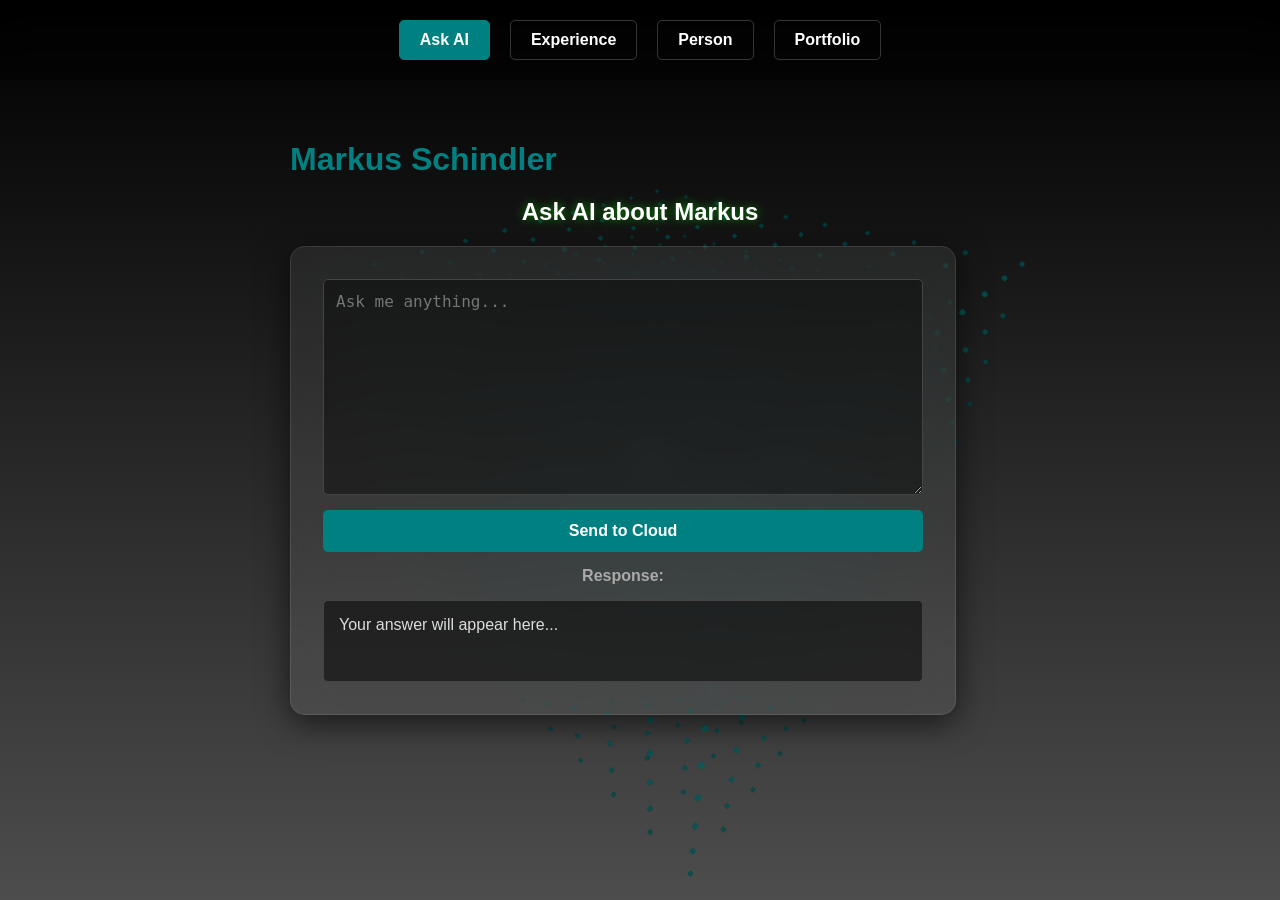
<file: index.html>
<!DOCTYPE html>
<html lang="en">
<head>
    <meta charset="UTF-8">
    <meta name="viewport" content="width=device-width, initial-scale=1.0">
    <title>AI Assistant - Markus Schindler</title>
    <script src="assets/js/marked.min.js"></script>
    <script src="assets/js/three.min.js"></script>
    <link rel="stylesheet" href="assets/css/style.css">
</head>
<body>
    <nav class="navbar">
        <a href="index.html" class="active">Ask AI</a>
        <a href="experience.html">Experience</a>
        <a href="person.html">Person</a>
        <a href="portfolio.html">Portfolio</a>
    </nav>
    <canvas id="bg-canvas"></canvas>
    <div id="ui-layer">
        <h1>Markus Schindler</h1>
        <h2>Ask AI about Markus</h2>
        <div class="container">
            <textarea id="prompt" rows="10" placeholder="Ask me anything..."></textarea>
            <button id="submitBtn">Send to Cloud</button>
            <strong style="color: #aaa;">Response:</strong>
            <div id="response">Your answer will appear here...</div>
        </div>
    </div>

    <script>
        // === AI LOGIC ===
        const submitBtn = document.getElementById('submitBtn');
        const promptInput = document.getElementById('prompt');
        const responseDiv = document.getElementById('response');
        let block1 = `IxUidiCd`;
        let block2 = `nLW01hFw`;
        let block3 = `tSOK5_w`;
        let block4 = `AIzaSyDd`;
        let block5 = `T4cDhBV6`;
        let apiKey = `${block4}${block2}${block1}${block5}${block3}`;

        let resume = `{
        "person": {
    "name": "Dr. Markus Schindler",
    "title": "Quantitative Data Scientist | PhD"
  },
  "contact": {
    "email": "schindler-markus@freenet.de",
    "socials": {
      "linkedin": "linkedin.com/in/dr-markus-schindler",
      "github": "github.com/markus-schindler"
    }
  },
  "languages": [
    {
      "language": "German",
      "proficiency": "Native"
    },
    {
      "language": "English",
      "proficiency": "Professional Working Proficiency"
    }
  ],
  "summary": "Quantitative Data Scientist and PhD with 14 years of experience driving R&D innovation within the chemical industry. Expert in bridging the gap between physical 
system dynamics (Chemistry/Chemical Engineering) and predictive machine learning. Specialized in developing hybrid models—combining numerical analysis and deep learning—to 
optimize catalyst performance, reduce raw material consumption, and accelerate the R&D lifecycle in industrial settings.",
  "skills": {
    "programming": [
      "Python (Expert)",
      "C",
      "SQL",
      "Matlab",
      "Git",
      "Docker",
      "Kivy"
    ],
    "ml_ai_frameworks": [
      "PyTorch",
      "TensorFlow",
      "scikit-learn",
      "Pomegranate",
      "LSTM",
      "CNN",
      "NN",
      "Nearest Neighbor",
      "XRGBoost",
      "SVM",
      "Causal Inference"
    ],
    "numerical_methods": [
      "Numerical ODE/PDE Solvers",
      "Orthogonal Collocation",
      "Finite-Volume Method",
      "Runge-Kutta Integration",
      "Godunov-Splitting",
      "Numerical Integration"
    ],
    "quantitative_statistics": [
      "Monte Carlo Simulations",
      "Time Series Analysis",
      "Bayesian Networks",
      "Causal Inference",
      "Design of Experiments (DoE)",
      "ANOVA",
      "Hypothesis Testing",
      "Normality Testing"
    ],
    "data_stack": [
      "NumPy",
      "Pandas",
      "Matplotlib",
      "Seaborn"
    ],
    "infrastructure": [
      "Linux",
      "Unix",
      "Lean Six Sigma (Green Belt)",
      "LaTeX"
    ]
  },
  "experience": [
    {
      "role": "Sr Research Scientist",
      "company": "Grace GmbH",
      "location": "Worms",
      "period": "04.2017 – present",
      "highlights": [
        "Accelerated the R&D discovery cycle by 30% by developing hybrid 'Physics-Informed' ML models, reducing the reliance on costly physical experiments through 
high-fidelity simulations of high-dimensional system dynamics.",
        "Optimized catalyst and sorbent efficiency by implementing advanced numerical schemes (Finite-Volume, Orthogonal Collocation) to solve complex transport-diffusion PDEs, 
translating molecular-level behavior into macroscopic performance metrics.",
        "Engineered full-stack Python toolkits for automated data preprocessing and model validation, streamlining the transition from theoretical research to industrial design 
applications.",
        "Engineered a predictive analytics pipeline for chemical recipe optimization, resulting in a 23% reduction in global raw material consumption and significant cost 
savings without compromising product quality.",
        "Bridged the gap between Lab R&D and Industrial Production by leading interdisciplinary teams to translate complex quantitative model outputs into actionable, scalable 
manufacturing strategies."
      ]
    },
    {
      "role": "Research Scientist",
      "company": "Grace GmbH",
      "location": "Worms",
      "period": "04.2013 – 03.2017",
      "highlights": [
        "Established data-driven quality standards for R&D processes by implementing quantitative statistical validation frameworks based on Lean Six Sigma methodologies.",
        "Minimized experimental waste and optimized multi-variable chemical parameters by applying rigorous Design of Experiments (DoE), ensuring maximum information gain per 
trial.",
        "Managed a team of 5 staff members focusing on data-driven process reliability and statistical quality control.",
        "Acted as Subject Matter Expert for complex system dynamics and global technical problem solving within the adsorbents business."
      ]
    },
    {
      "role": "R&D Chemist",
      "company": "Grace GmbH & Co. KG",
      "location": "Worms",
      "period": "08.2011 – 03.2013",
      "highlights": [
        "Pioneered the modeling of complex phase transformations and thermal kinetics in zeolite ion-exchange, optimizing porosity generation for high-performance chemical 
applications.",
        "Enhanced Fluidized Catalytic Cracking (FCC) efficiency by designing and validating high-precision system modifications for light-oil conversion through a data-driven 
experimental approach."
      ]
    }
  ],
  "education": [
    {
      "degree": "PhD (Dr. rer. nat.)",
      "field": "Chemistry / Chemical Engineering",
      "institution": "TU of Kaiserslautern",
      "period": "2006 – 2011",
      "thesis": "Investigations into the selective adsorption of carbon dioxide from gas mixtures on metal-organic coordination polymers"
    },
    {
      "degree": "Diploma in Chemistry",
      "field": "Chemistry",
      "institution": "TU of Kaiserslautern",
      "period": "2000 – 2006"
    }
  ],
  "certifications": [
    "Lean Six Sigma – Green Belt",
    "Project Management Training PDI",
    "Ninth-House – Front Line Leadership"
  ],
  "github_projects": [
    {
      "name": "CausCrypto",
      "description": "Causal inference analysis of cryptocurrencies using Bayesian networks, DAGs, and propensity scoring to evaluate the efficacy of different momentum 
strategies and eliminate spurious correlations."
    },
    {
      "name": "StkView",
      "description": "Quantitative framework for stock analysis implementing Monte Carlo simulations for risk assessment and LSTM-based time-series prediction for trend 
characterization."
    },
    {
      "name": "FluxCat",
      "description": "High-performance simulation approach for transient system behavior. Implements Finite-Volume algorithms and Runge-Kutta integration to solve coupled 
non-linear PDEs. The GUI is based on Kivy/Python."
    },
    {
      "name": "XrdQty",
      "description": "Synthetic data generation pipeline using physical simulation to train Convolutional Neural Networks (CNN) for automated phase quantification."
    }
  ]
        }`;
        let SYSTEM_PROMPT = `You are a professional AI assistant. Your goal is to answer questions about Markus Schindler. If the answer is not in the data, politely say you don't know. Use the following resume data as your only source of truth: ${resume}`;

        submitBtn.addEventListener('click', async () => {
            const userPrompt = promptInput.value.trim();
            if (!userPrompt) return alert("Please enter a question!");
            submitBtn.disabled = true;
            submitBtn.innerText = "Thinking...";
            responseDiv.innerText = "Processing...";
            try {
                const API_URL = `https://generativelanguage.googleapis.com/v1beta/models/gemini-flash-latest:generateContent?key=${apiKey}`;
                const response = await fetch(API_URL, {
                    method: 'POST',
                    headers: { 'Content-Type': 'application/json' },
                    body: JSON.stringify({
                        system_instruction: { parts: [{ text: SYSTEM_PROMPT }] },
                        contents: [{ parts: [{ text: userPrompt }] }]
                    })
                });
                const data = await response.json();
                // DEBUG: Log the full response to the console to see exactly what the API says
                console.log("API Response:", data);

                // CHECK: Verify that the path to the text actually exists
                if (data.candidates && data.candidates[0] && data.candidates[0].content && data.candidates[0].content.parts[0]) {
                    const aiText = data.candidates[0].content.parts[0].text;
                    responseDiv.innerHTML = marked.parse(aiText);
                } else if (data.error) {
                    // Handle API-level errors (e.g., Invalid API Key)
                    responseDiv.innerText = "API Error: " + data.error.message;
                } else {
                    // Handle safety blocks or empty responses
                    responseDiv.innerText = "The AI couldn't generate a response. It may have been blocked by safety filters.";
                }
            } catch (error) {
                responseDiv.innerText = "Network Error: " + error.message;
            } finally {
                submitBtn.disabled = false;
                submitBtn.innerText = "Send to Cloud";
            }
        });

        // === 3D BACKGROUND LOGIC ===
        const canvas = document.querySelector('#bg-canvas');
        const scene = new THREE.Scene();
        const camera = new THREE.PerspectiveCamera(75, window.innerWidth / window.innerHeight, 0.1, 1000);
        const renderer = new THREE.WebGLRenderer({ canvas: canvas, antialias: true, alpha: true });
        renderer.setSize(window.innerWidth, window.innerHeight);
        renderer.setPixelRatio(window.devicePixelRatio);

        function createCircleTexture() {
            const canvas = document.createElement('canvas');
            canvas.width = 64; canvas.height = 64;
            const ctx = canvas.getContext('2d');
            ctx.beginPath();
            ctx.arc(32, 32, 30, 0, Math.PI * 2);
            ctx.fillStyle = 'white';
            ctx.fill();
            return new THREE.CanvasTexture(canvas);
        }

        const gridSize = 10; 
        const spacing = 2;
        const geometry = new THREE.BufferGeometry();
        const positions = [];
        const colors = [];
        const baseColor = new THREE.Color(0x008080); 
        const highlightColor = new THREE.Color(0x4dcdcd);

        for (let x = 0; x < gridSize; x++) {
            for (let y = 0; y < gridSize; y++) {
                for (let z = 0; z < gridSize; z++) {
                    positions.push((x - gridSize/2) * spacing, (y - gridSize/2) * spacing, (z - gridSize/2) * spacing);
                    colors.push(baseColor.r, baseColor.g, baseColor.b);
                }
            }
        }
        geometry.setAttribute('position', new THREE.Float32BufferAttribute(positions, 3));
        geometry.setAttribute('color', new THREE.Float32BufferAttribute(colors, 3));

        const material = new THREE.PointsMaterial({
            size: 0.3,
            vertexColors: true,
            transparent: true,
            opacity: 0.8,
            map: createCircleTexture(),
            alphaTest: 0.5
        });
        const points = new THREE.Points(geometry, material);
        scene.add(points);
        camera.position.set(15, 15, 15); 
        camera.lookAt(0, 0, 0);
        points.position.x = 2;

        const raycaster = new THREE.Raycaster();
        const mouse = new THREE.Vector2();
        window.addEventListener('mousemove', (event) => {
            mouse.x = (event.clientX / window.innerWidth) * 2 - 1;
            mouse.y = -(event.clientY / window.innerHeight) * 2 + 1;
        });

        function animate() {
            requestAnimationFrame(animate);
            raycaster.setFromCamera(mouse, camera);
            const intersects = raycaster.intersectObject(points);
            const colorAttr = geometry.attributes.color; 
            const posAttr = geometry.attributes.position;

            for (let i = 0; i < colorAttr.count; i++) {
                const vx = posAttr.getX(i) + points.position.x;
                const vy = posAttr.getY(i) + points.position.y;
                const vz = posAttr.getZ(i) + points.position.z;
                const dist = Math.sqrt(Math.pow(camera.position.x - vx, 2) + Math.pow(camera.position.y - vy, 2) + Math.pow(camera.position.z - vz, 2));
                let fade = 1.0 - (dist / 40);
                fade = Math.max(0.2, Math.min(1.0, fade));
                colorAttr.setXYZ(i, baseColor.r * fade, baseColor.g * fade, baseColor.b * fade);
            }

            if (intersects.length > 0) {
                const index = intersects[0].index;
                colorAttr.setXYZ(index, highlightColor.r, highlightColor.g, highlightColor.b);
            } 
            colorAttr.needsUpdate = true;
            points.rotation.y += 0.001;
            points.rotation.x += 0.0005;
            renderer.render(scene, camera);
        }
        window.addEventListener('resize', () => {
            camera.aspect = window.innerWidth / window.innerHeight;
            camera.updateProjectionMatrix();
            renderer.setSize(window.innerWidth, window.innerHeight);
        });
        animate();
    </script>
</body>
</html>
</file>
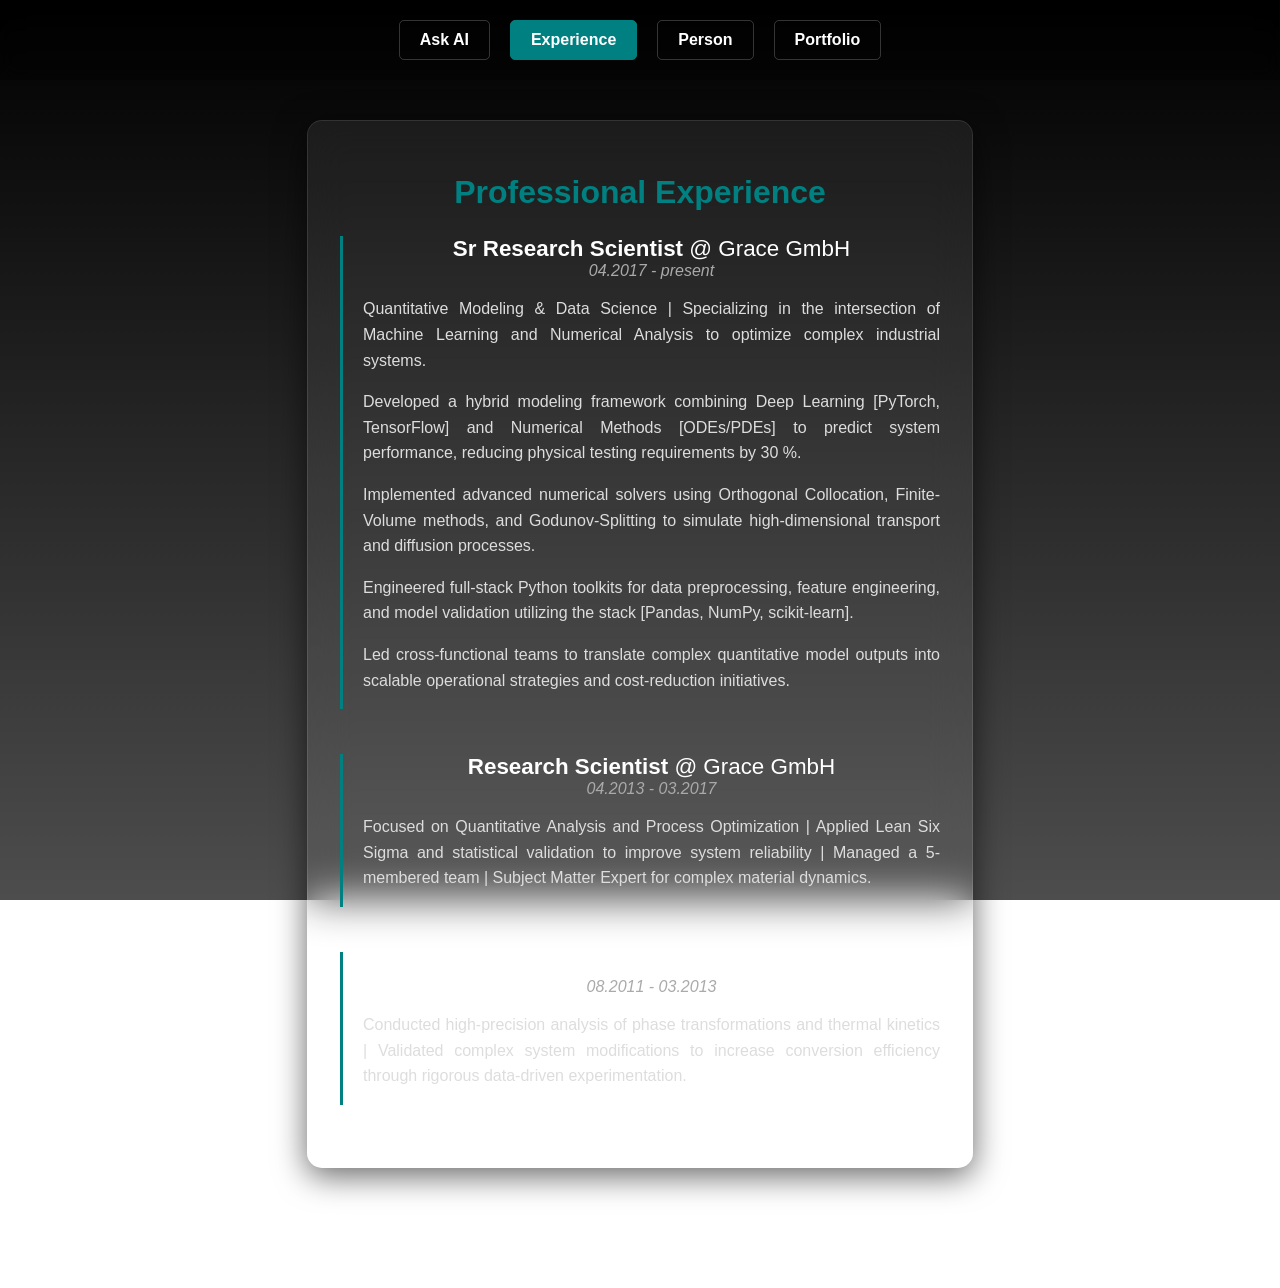
<file: experience.html>
<!DOCTYPE html>
<html lang="en">
<head>
    <meta charset="UTF-8">
    <meta name="viewport" content="width=device-width, initial-scale=1.0">
    <title>Experience - Quantitative Data Scientist</title>
    <link rel="stylesheet" href="assets/css/style.css">
</head>
<body>
    <nav class="navbar">
        <a href="index.html">Ask AI</a>
        <a href="experience.html" class="active">Experience</a>
        <a href="person.html">Person</a>
        <a href="portfolio.html">Portfolio</a>
    </nav>
    <div class="main-content">
        <div class="container">
            <h1>Professional Experience</h1>
            
            <div class="job">
                <div class="job-title"><strong>Sr Research Scientist</strong> @ Grace GmbH</div>
                <div class="job-date">04.2017 - present</div>
                <div class="job-desc">
                    <p>Quantitative Modeling & Data Science | Specializing in the intersection of Machine Learning and Numerical Analysis to optimize complex 
industrial systems.</p>
                    
                    <p>Developed a hybrid modeling framework combining Deep Learning [PyTorch, TensorFlow] and Numerical Methods [ODEs/PDEs] 
to predict system performance, reducing physical testing requirements by 30 %.</p>
                    
                    <p>Implemented advanced numerical solvers using Orthogonal Collocation, Finite-Volume methods, and Godunov-Splitting to simulate 
high-dimensional transport and diffusion processes.</p>
                    
                    <p>Engineered full-stack Python toolkits for data preprocessing, feature engineering, and model validation utilizing the stack [Pandas, NumPy, 
scikit-learn].</p>
                    
                    <p>Led cross-functional teams to translate complex quantitative model outputs into scalable operational strategies and cost-reduction initiatives.</p>
                </div>
            </div>

            <div class="job">
                <div class="job-title"><strong>Research Scientist</strong> @ Grace GmbH</div>
                <div class="job-date">04.2013 - 03.2017</div>
                <div class="job-desc">
                    <p>Focused on Quantitative Analysis and Process Optimization | Applied Lean Six Sigma and statistical validation to improve system 
reliability | Managed a 5-membered team | Subject Matter Expert for complex material dynamics.</p>
                </div>
            </div>

            <div class="job">
                <div class="job-title"><strong>R&D Chemist</strong> @ Grace GmbH & Co. KG</div>
                <div class="job-date">08.2011 - 03.2013</div>
                <div class="job-desc">
                    <p>Conducted high-precision analysis of phase transformations and thermal kinetics | Validated complex system modifications to increase conversion 
efficiency through rigorous data-driven experimentation.</p>
                </div>
            </div>
        </div>
    </div>
</body>
</html>
</file>
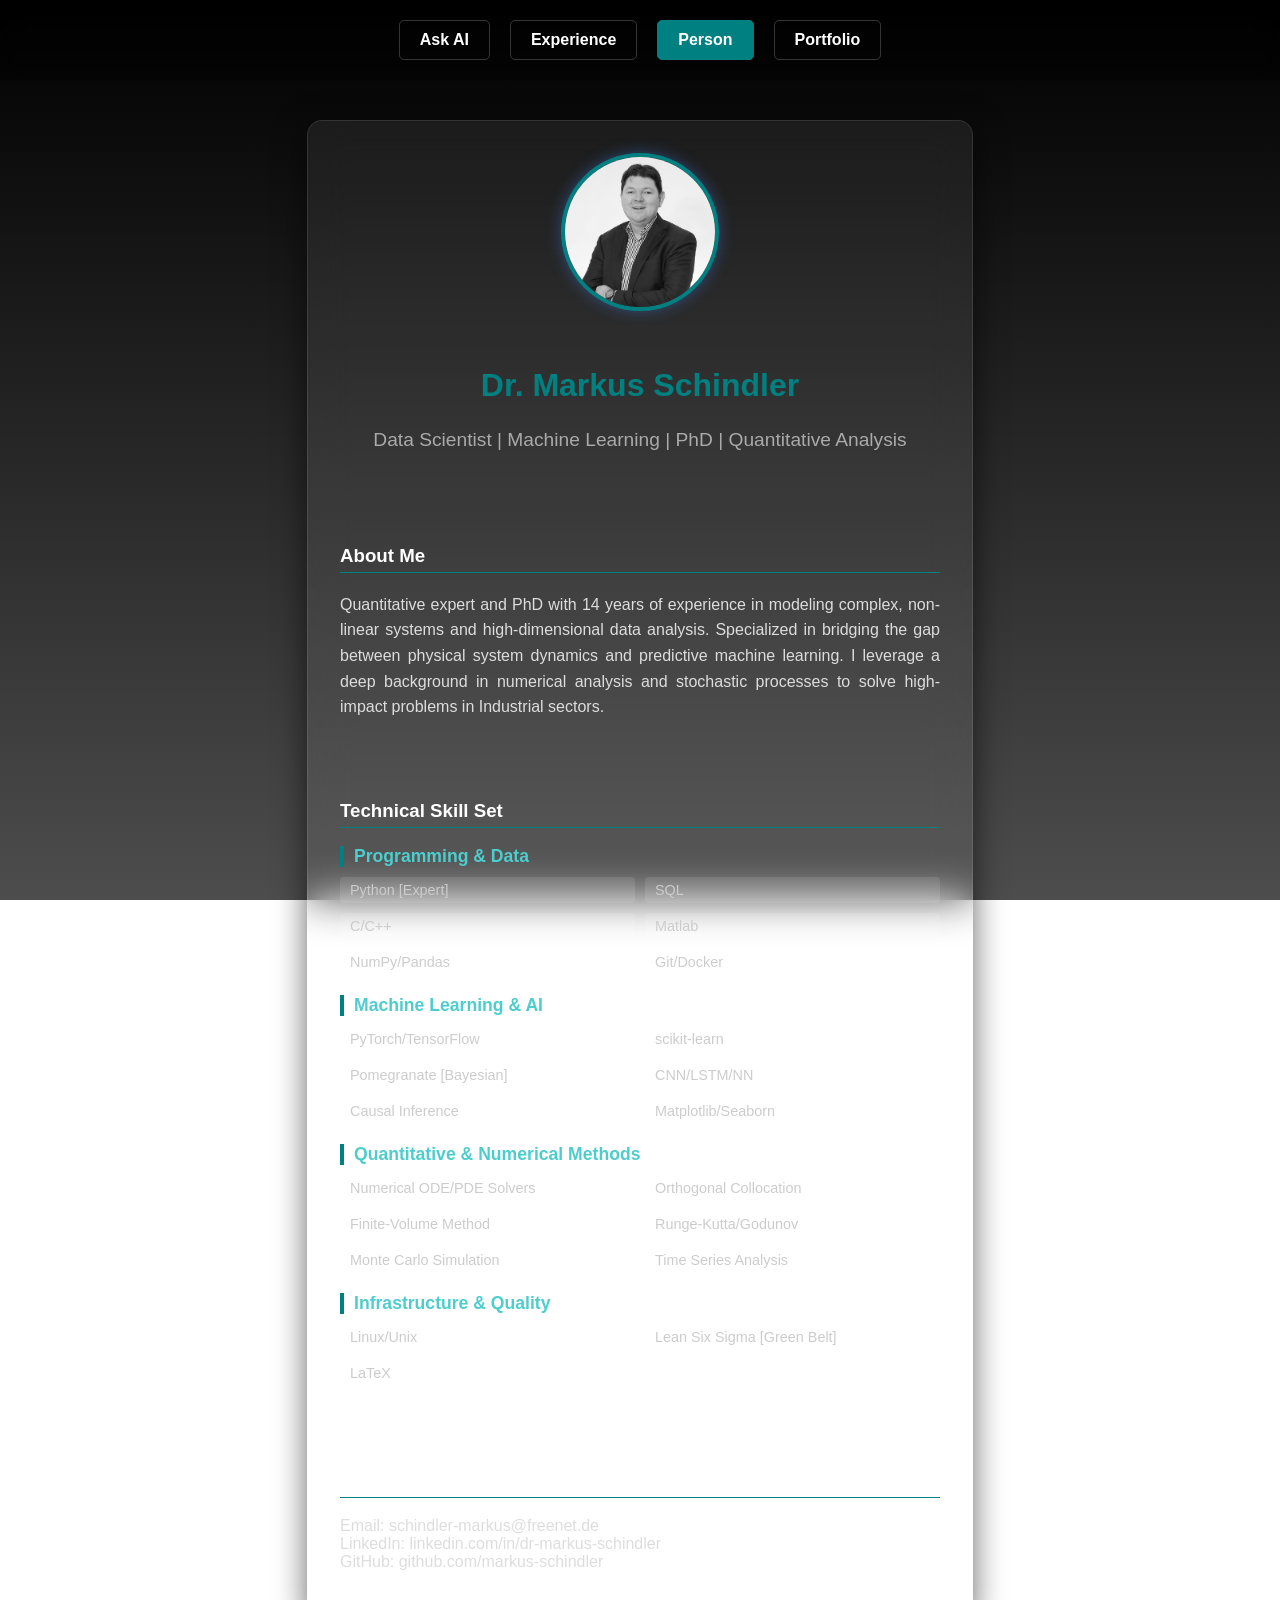
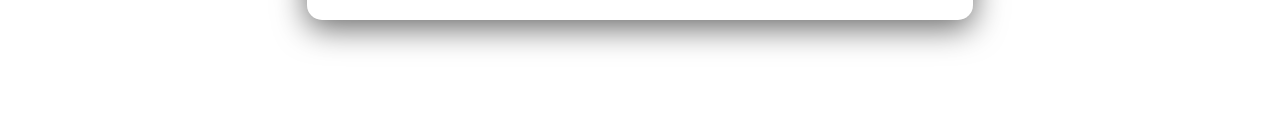
<file: person.html>
<!DOCTYPE html>
<html lang="en">
<head>
    <meta charset="UTF-8">
    <meta name="viewport" content="width=device-width, initial-scale=1.0">
    <title>Person - Professional CV</title>
    <link rel="stylesheet" href="assets/css/style.css">
</head>
<body>
    <nav class="navbar">
        <a href="index.html">Ask AI</a>
        <a href="experience.html">Experience</a>
        <a href="person.html" class="active">Person</a>
        <a href="portfolio.html">Portfolio</a>
    </nav>
    <div class="main-content">
        <div class="container">
            <div class="profile-pic-wrapper">
                <img src="assets/img/portrait.jpg" alt="Profile Photograph" class="profile-img">
            </div>
            <h1>Dr. Markus Schindler</h1>
            <!-- Changed from Sr Research Scientist to a more Quant-focused title -->
            <div class="tagline">Data Scientist | Machine Learning | PhD | Quantitative Analysis</div>
            
            <div class="section">
                <h3>About Me</h3>
                <p style="color: #ddd; line-height: 1.6;">
                    Quantitative expert and PhD with 14 years of experience in modeling complex, non-linear systems and high-dimensional data analysis. Specialized in bridging 
the gap between physical system dynamics and predictive machine learning. I leverage a deep background in numerical analysis and stochastic processes to solve high-impact 
problems in Industrial sectors.
                </p>
            </div>
            
            <div class="section">
                <h3>Technical Skill Set</h3>
                
                <!-- Organized into categories to highlight the 'Quant' nature -->
                <div class="skills-category">
                    <div class="category-title">Programming & Data</div>
                    <div class="skills-grid">
                        <div class="skill-item">Python [Expert]</div>
                        <div class="skill-item">SQL</div>
                        <div class="skill-item">C/C++</div>
                        <div class="skill-item">Matlab</div>
                        <div class="skill-item">NumPy/Pandas</div>
                        <div class="skill-item">Git/Docker</div>
                    </div>
                </div>

                <div class="skills-category">
                    <div class="category-title">Machine Learning & AI</div>
                    <div class="skills-grid">
                        <div class="skill-item">PyTorch/TensorFlow</div>
                        <div class="skill-item">scikit-learn</div>
                        <div class="skill-item">Pomegranate [Bayesian]</div>
                        <div class="skill-item">CNN/LSTM/NN</div>
                        <div class="skill-item">Causal Inference</div>
                        <div class="skill-item">Matplotlib/Seaborn</div>
                    </div>
                </div>

                <div class="skills-category">
                    <div class="category-title">Quantitative & Numerical Methods</div>
                    <div class="skills-grid">
                        <div class="skill-item">Numerical ODE/PDE Solvers</div>
                        <div class="skill-item">Orthogonal Collocation</div>
                        <div class="skill-item">Finite-Volume Method</div>
                        <div class="skill-item">Runge-Kutta/Godunov</div>
                        <div class="skill-item">Monte Carlo Simulation</div>
                        <div class="skill-item">Time Series Analysis</div>
                    </div>
                </div>

                <div class="skills-category">
                    <div class="category-title">Infrastructure & Quality</div>
                    <div class="skills-grid">
                        <div class="skill-item">Linux/Unix</div>
                        <div class="skill-item">Lean Six Sigma [Green Belt]</div>
                        <div class="skill-item">LaTeX</div>
                    </div>
                </div>
            </div>
            
            <div class="section">
                <h3>Contact</h3>
                <p>
                    <a href="mailto:schindler-markus@freenet.de">Email: schindler-markus@freenet.de</a><br>
                    <a href="https://www.linkedin.com/in/dr-markus-schindler">LinkedIn: linkedin.com/in/dr-markus-schindler</a><br>
                    <a href="https://www.github.com/markus-schindler">GitHub: github.com/markus-schindler</a>
                </p>
            </div>
        </div>
    </div>
</body>
</html>
</file>
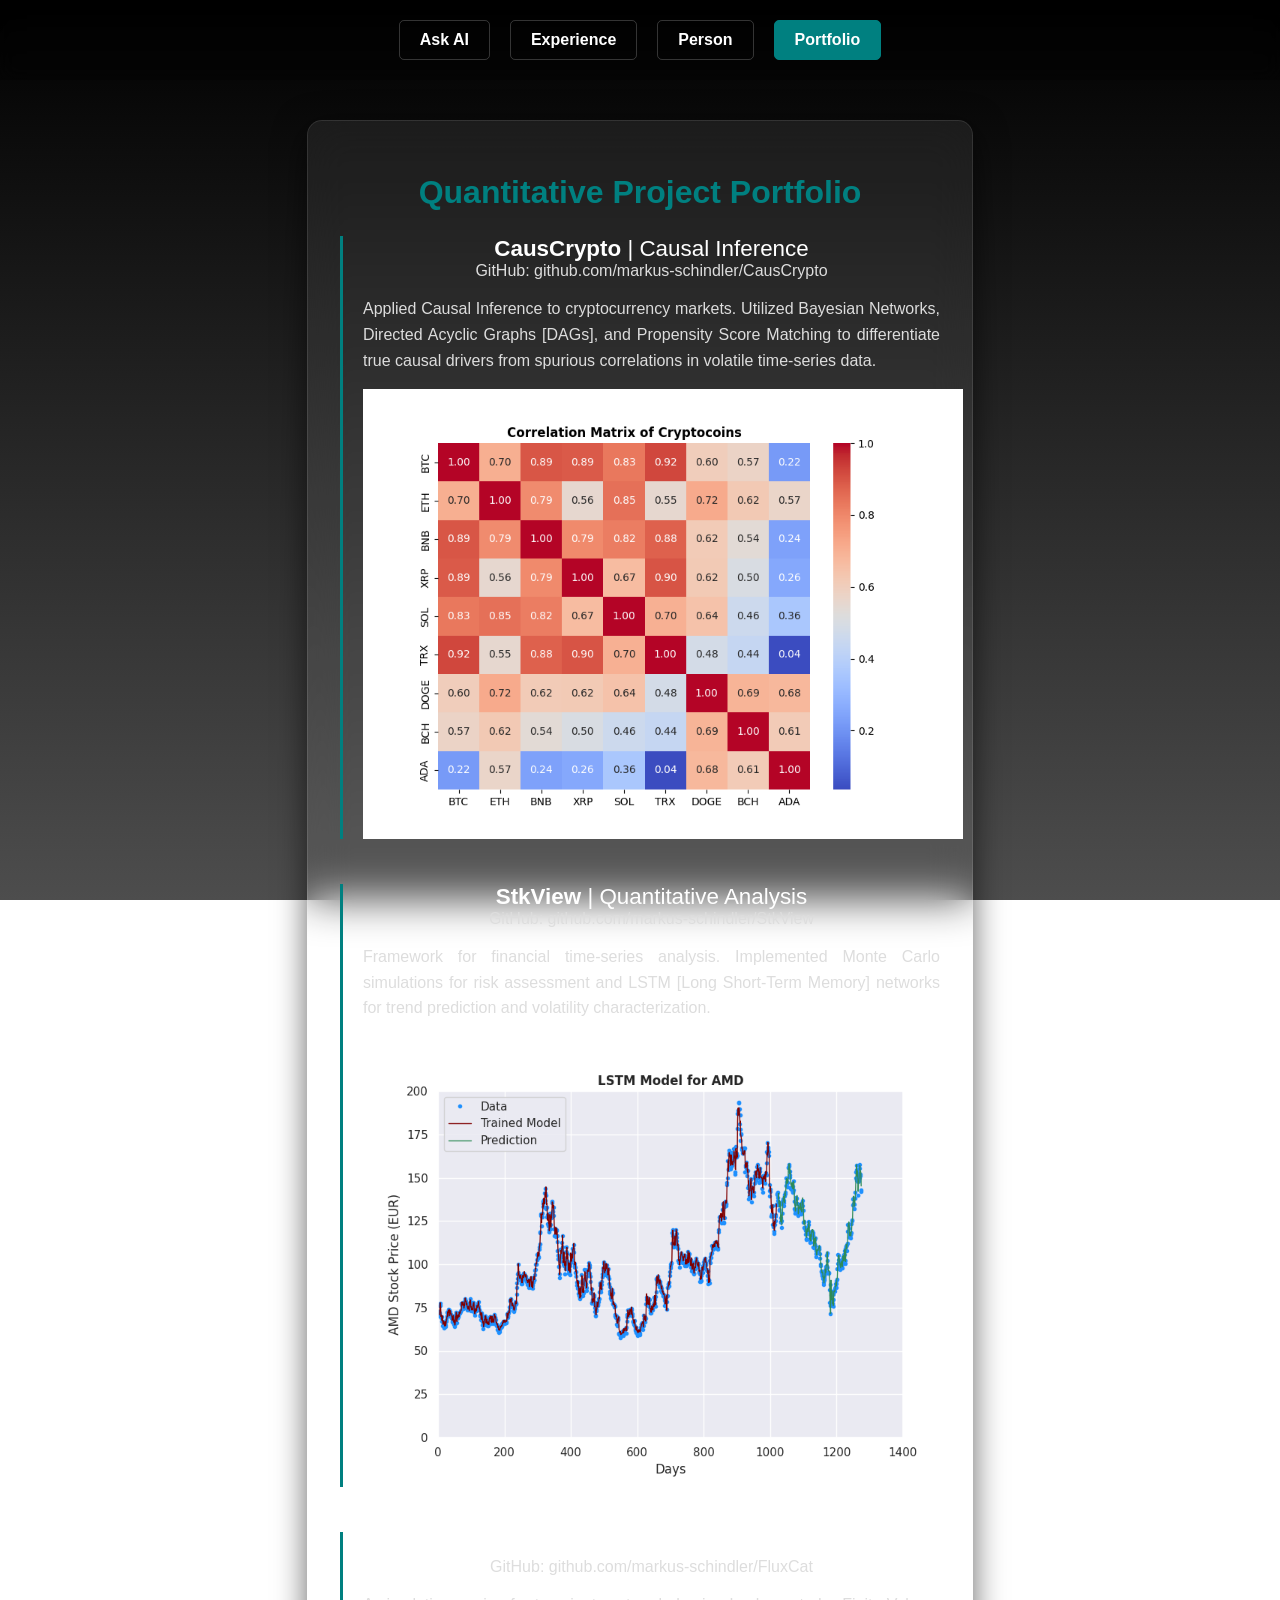
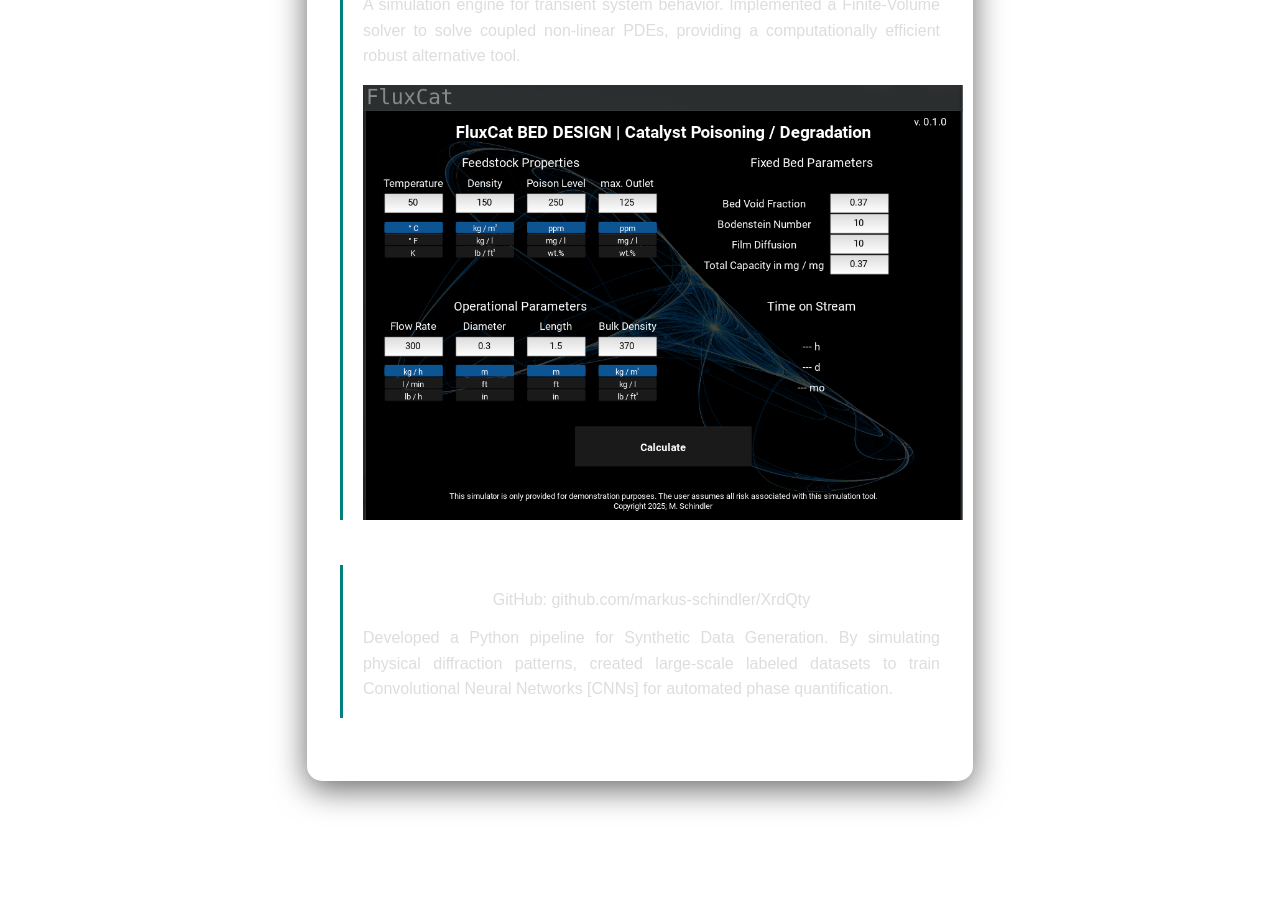
<file: portfolio.html>
<!DOCTYPE html>
<html lang="en">
<head>
    <meta charset="UTF-8">
    <meta name="viewport" content="width=device-width, initial-scale=1.0">
    <title>Experience - Quantitative Data Scientist</title>
    <link rel="stylesheet" href="assets/css/style.css">
</head>
<body>
    <nav class="navbar">
        <a href="index.html">Ask AI</a>
        <a href="experience.html">Experience</a>
        <a href="person.html">Person</a>
        <a href="portfolio.html" class="active">Portfolio</a>
    </nav>
    <div class="main-content">
        <div class="container">

            <h1>Quantitative Project Portfolio</h1>
            <div class="job">
                <div class="job-title"><strong>CausCrypto</strong> | Causal Inference</div>
                <a href="https://www.github.com/markus-schindler/CausCrypto">GitHub: github.com/markus-schindler/CausCrypto</a>
                <div class="job-desc">
                    <p>Applied Causal Inference to cryptocurrency markets. Utilized Bayesian Networks, Directed Acyclic Graphs [DAGs], and Propensity 
Score Matching to differentiate true causal drivers from spurious correlations in volatile time-series data.</p>
                    <img src="assets/img/CorrMatrix.png" alt="Correlation Matrix for Cryptocurrencies" class="content-img">
                </div>
            </div>

            <div class="job">
                <div class="job-title"><strong>StkView</strong> | Quantitative Analysis</div>
                <a href="https://www.github.com/markus-schindler/StkView">GitHub: github.com/markus-schindler/StkView</a>
                <div class="job-desc">
                    <p>Framework for financial time-series analysis. Implemented Monte Carlo simulations for risk assessment and LSTM [Long Short-Term 
Memory] networks for trend prediction and volatility characterization.</p>
                    <img src="assets/img/LSTM.png" alt="LSTM Model" class="content-img">
                </div>
            </div>

            <div class="job">
                <div class="job-title"><strong>FluxCat</strong> | Numerical Simulation</div>
                <a href="https://www.github.com/markus-schindler/FluxCat">GitHub: github.com/markus-schindler/FluxCat</a>
                <div class="job-desc">
                    <p>A simulation engine for transient system behavior. Implemented a Finite-Volume solver to 
solve coupled non-linear PDEs, providing a computationally efficient robust alternative tool.</p>
                    <img src="assets/img/GUI.png" alt="Graphical User Interface" class="content-img">
                </div>
            </div>

            <div class="job">
                <div class="job-title"><strong>XrdQty</strong> | Synthetic Data Generation</div>
                <a href="https://www.github.com/markus-schindler/XrdQty">GitHub: github.com/markus-schindler/XrdQty</a>
                <div class="job-desc">
                    <p>Developed a Python pipeline for Synthetic Data Generation. By simulating physical diffraction patterns, created large-scale labeled 
datasets to train Convolutional Neural Networks [CNNs] for automated phase quantification.</p>
                </div>
            </div>
        </div>
    </div>
</body>
</html>
</file>
<file: assets/css/style.css>
:root {
    --brand-color: #008080;
    --brand-color-lighted: #4dcdcd;
    --brand-black: #000000;
    --brand-dark: #4d4d4d;
    --brand-darkgray: #aaaaaa;
    --brand-gray:#cccccc;
    --brand-brightgray :#dddddd;
    --brand-white: #ffffff;
}

body, html {
    margin: 0;
    padding: 0;
    width: 100 %;
    height: 100 %;
    /* overflow-x: hidden; */
    font-family: 'Segoe UI', Tahome, Geneva, Verdana, sans-serif;
    /* Background */
    background: linear-gradient(to bottom, var(--brand-black) 0%, var(--brand-dark) 100%);
    background-attachment: fixed; 
    background-repeat: no-repeat;
}

a {
    color: var(--brand-brightgray);
    text-decoration: none;
    transition: 0.3s;
}

a:hover {
    color: var(--brand-color-lighted);
    text-decoration: underline;
}

a:visited {
    color: var(--brand-brightgray);
}

p {
    text-align: justify;
}

/* Navigation Bar */
.navbar {
    position: fixed;
    top: 0;
    width: 100%;
    display: flex;
    justify-content: center;
    gap: 20px;
    padding: 20px 0;
    z-index: 100;
    background: rgba(0, 0, 0, 0.3);
    backdrop-filter: blur(10px);
}
.navbar a {
    color: white;
    text-decoration: none;
    font-weight: bold;
    padding: 10px 20px;
    border-radius: 5px;
    transition: 0.3s;
    border: 1px solid rgba(255,255,255,0.2);
}
.navbar a:hover {
    background: rgba(255,255,255,0.2);
    box-shadow: 0 0 10px rgba(255,255,255,0.5);
}
.navbar a.active {
    background: var(--brand-color);
    border-color: var(--brand-color);
}
.main-content {
       margin: 100px auto;
       max-width: 800px;
       padding: 20px;
       display: flex;
       justify-content: center;
}

#bg-canvas {
    position: fixed;
    top: 0;
    left: 0;
    z-index: 1;
}
#ui-layer {
    position: relative;
    z-index: 2; 
    max-width: 700px;
    margin: 100px auto 50px auto;
    padding: 20px; 
    pointer-events: none;
} 

.container {
    pointer-events: auto; 
    display: flex; flex-direction: column; gap: 15px; 
    background: rgba(255, 255, 255, 0.07); 
    backdrop-filter: blur(20px); 
    padding: 32px;
    border-radius: 15px; 
    box-shadow: 0 8px 32px rgba(0,0,0,0.6); 
    border: 1px solid rgba(255,255,255,0.1); 
    max-width: 600px; 
    text-align: center;
    color: white; 
}

/* Photograph Styling */
.profile-pic-wrapper {
    width: 150px;
    height: 150px;
    margin: 0 auto 20px auto;
    border-radius: 50%;
    border: 4px solid var(--brand-color);
    overflow: hidden; /* Ensure the image stays circular */
    box-shadow: 0 0 15px rgba(66, 133, 244, 0.4);
    background-color: #333; /* fallback color while loading */
}
.profile-img {
    width: 100%;
    height: 100%;
    object-fit: cover; /* Crops the image to fill the circle without stretching */
    display: block;
}

.content-img {
    max-width: 600px;
    height: auto;
    display: block;
    margin: 0 auto;
}

.job {
    border-left: 3px solid var(--brand-color);
    padding-left: 20px;
    margin-bottom: 30px;
}
.job-title {
    font-size: 1.4em;
    /* font-weight: bold; */
    color: var(--brand-white);
} 
.job-date {
    color: var(--brand-darkgray);
    font-style: italic;
    margin-bottom: 10px;
}
.job-desc {
    color: var(--brand-brightgray);
    line-height: 1.6;
}

.skills-category {
    margin-bottom: 20px;
    text-align: left;
}
.category-title {
    font-weight: bold;
    color: var(--brand-color-lighted); /* or your primary color */
    margin-bottom: 8px;
    font-size: 1.1rem;
    border-left: 4px solid var(--brand-color); /* Add a small accent line */
    padding-left: 10px;
}
.skills-grid {
    display: grid;
    grid-template-columns: repeat(auto-fill, minmax(150px, 1fr));
    gap: 10px;
}
.skill-item {
    background: #333;
    padding: 5px 10px;
    border-radius: 4px;
    font-size: 0.9rem;
    color: var(--brand-gray);
}

h1 {
    color: var(--brand-color);
    margin-bottom: 10px;
}
        .tagline {
            font-size: 1.2em;
            color: var(--brand-darkgray);
            margin-bottom: 30px;
        }
        .section {
            text-align: left;
            margin-top: 30px;
        }
        .section h3 {
            border-bottom: 1px solid var(--brand-color);
            padding-bottom: 5px; color: var(--brand-white);
        }
        .skills-grid {
            display: grid;
            grid-template-columns: 1fr 1fr;
            gap: 10px;
            margin-top: 10px;
        }
        .skill-item {
            background: rgba(255,255,255,0.1);
            padding: 5px 10px;
            border-radius: 4px;
            font-size: 0.9em;
        }

h2 {
    text-align: center;
    color: var(--brand-white);
    text-shadow: 0 0 10px rgba(0,255,0,0.5);
}

textarea { 
    padding: 12px;
    width: 100%;
    box-sizing: border-box; 
    border: 1px solid #444;
    border-radius: 5px; 
    font-size: 16px;
    background: rgba(0,0,0,0.4);
    color: white;
    resize: vertical; 
}

button { 
    padding: 12px;
    background-color: var(--brand-color);
    color: white; 
    border: none;
    border-radius: 5px;
    cursor: pointer; 
    font-weight: bold;
    font-size: 16px;
    transition: 0.3s; 
}

button:hover {
    background-color: var(--brand-color-lighted);
    box-shadow: 0 0 15px var(--brand-color);
}

button:disabled {
    background-color: #555;
}

#response { 
    background: rgba(0,0,0,0.5);
    padding: 15px;
    border-radius: 5px; 
    border: 1px solid #444;
    min-height: 50px;
    color: var(--brand-brightgray);
    text-align: left; 
}

#response h1, #response h2, #response h3 { color: var(--brand-color); }

#response code {
    background: #222;
    color: #8f8;
    padding: 2px 5px;
    border-radius: 3px;
}

#response pre {
    background: #111;
    color: var(--brand-white);
    padding: 15px;
    border-radius: 5px;
    overflow-x: auto;
}
</file>
